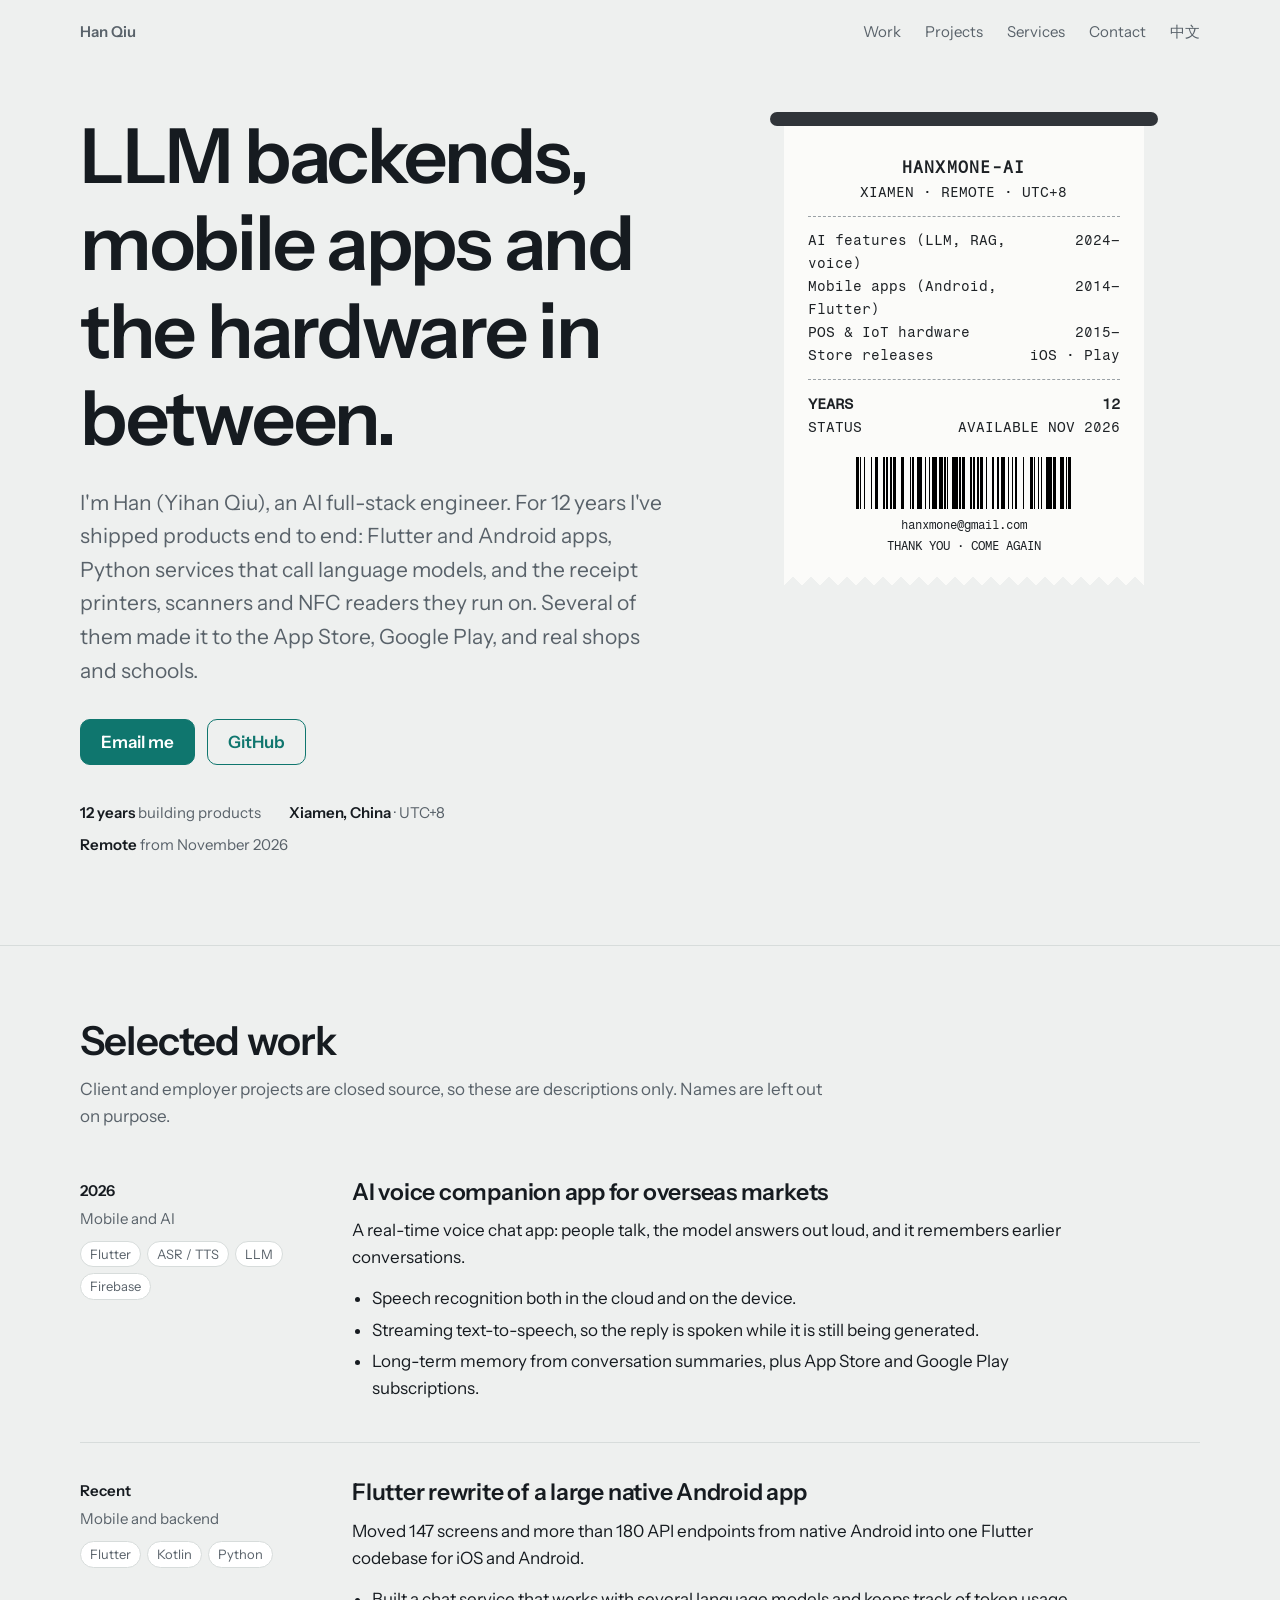
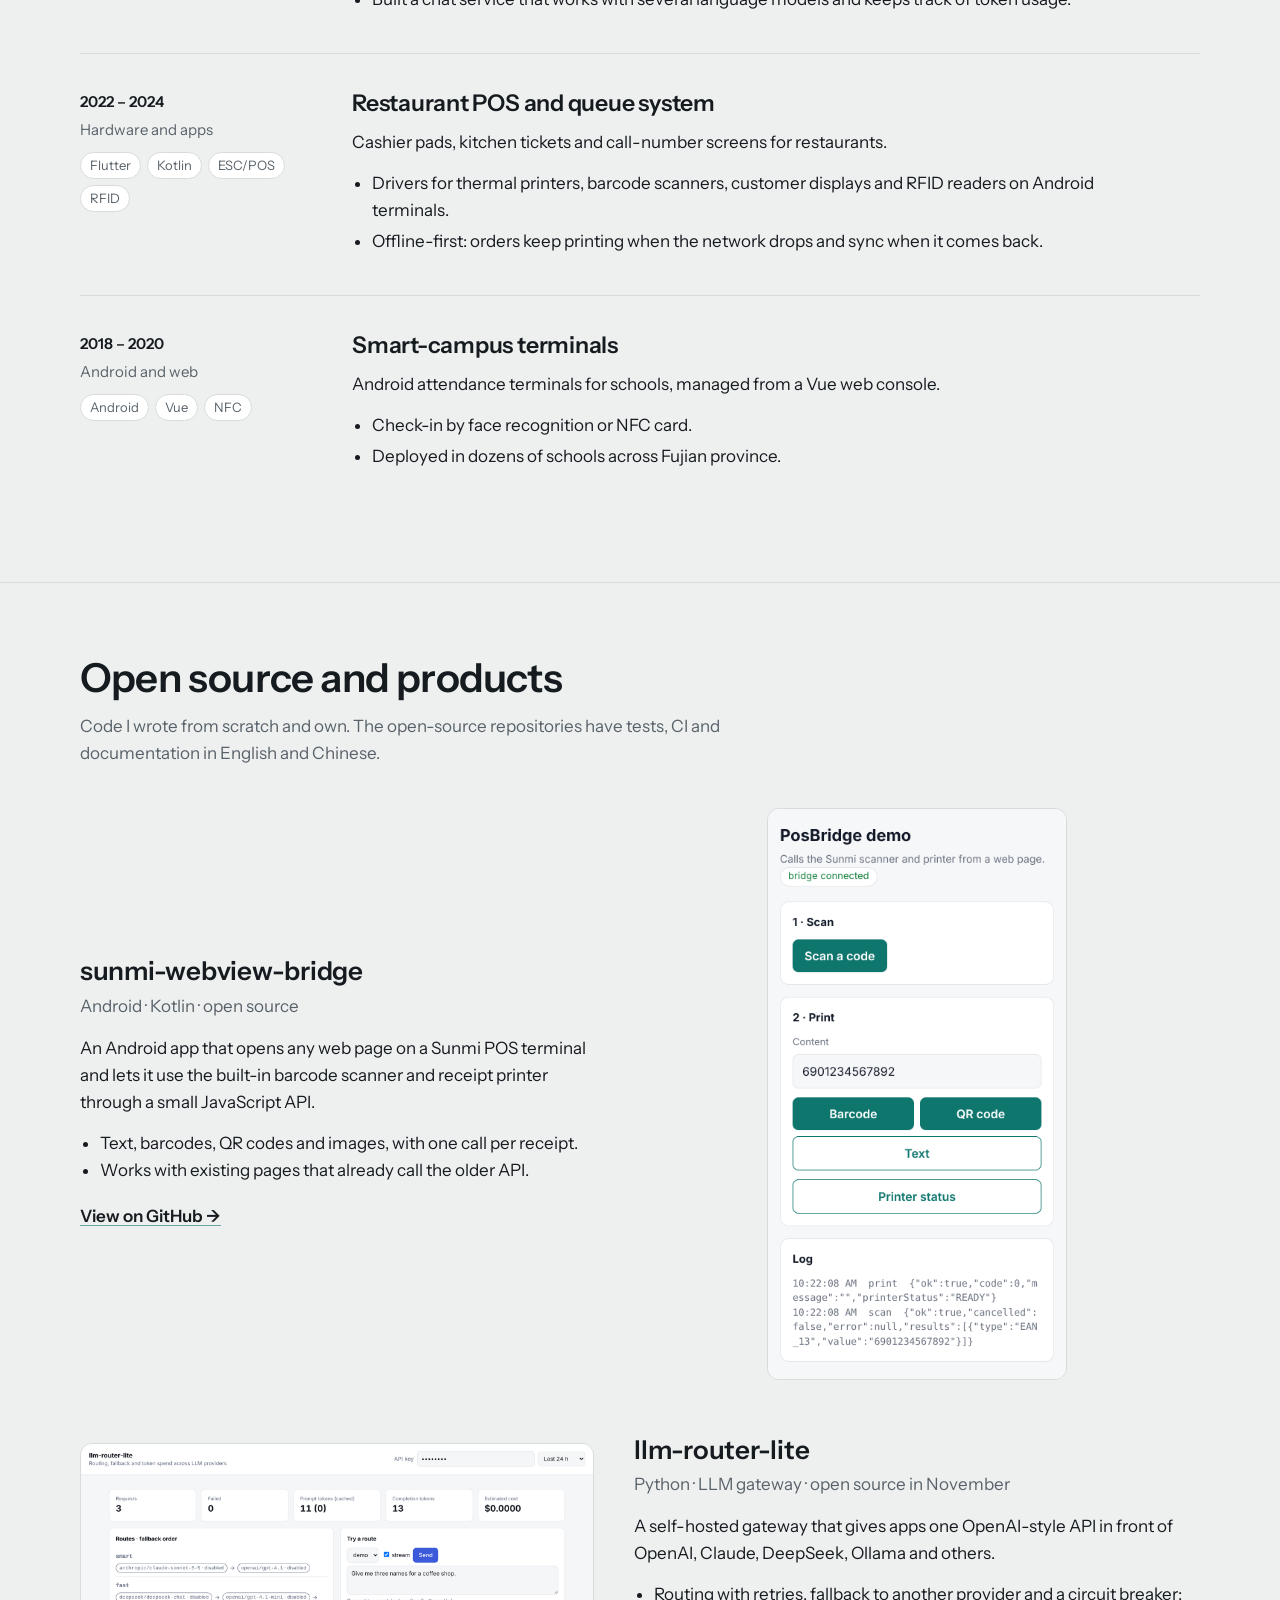
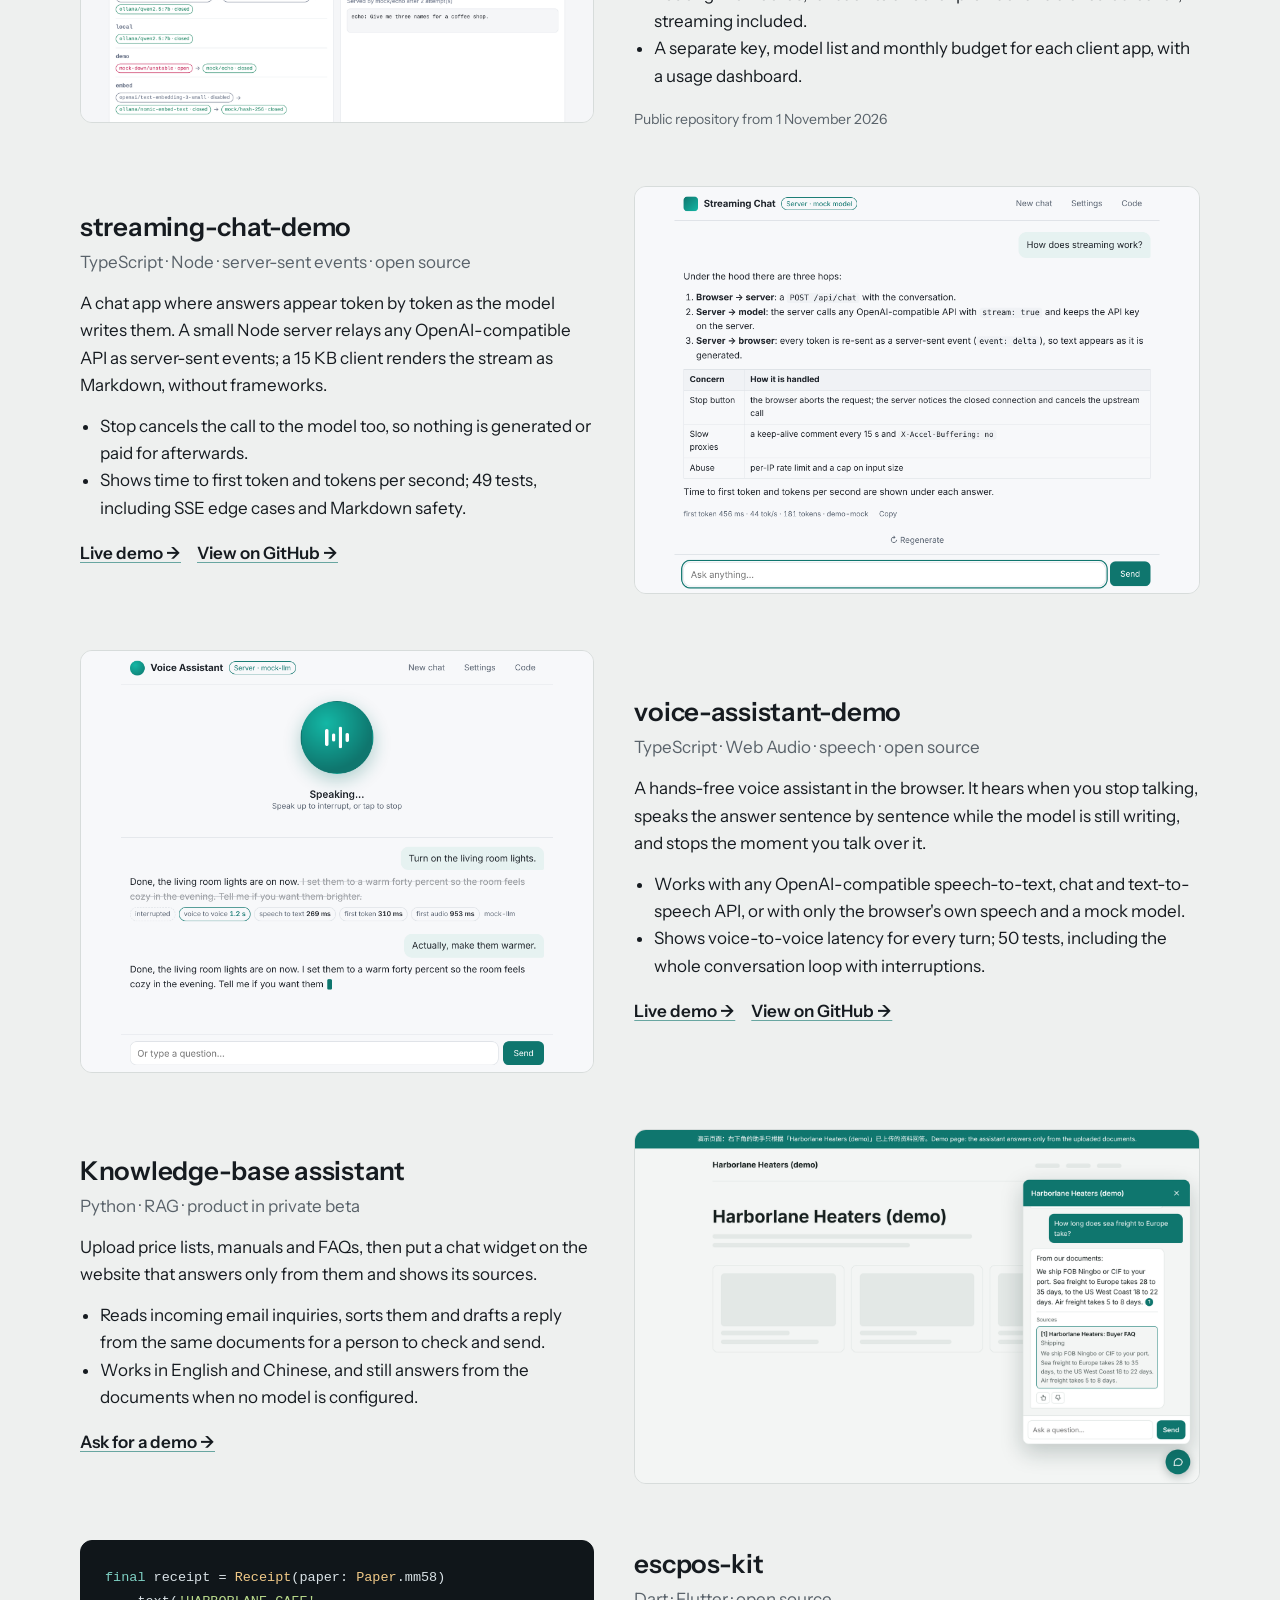
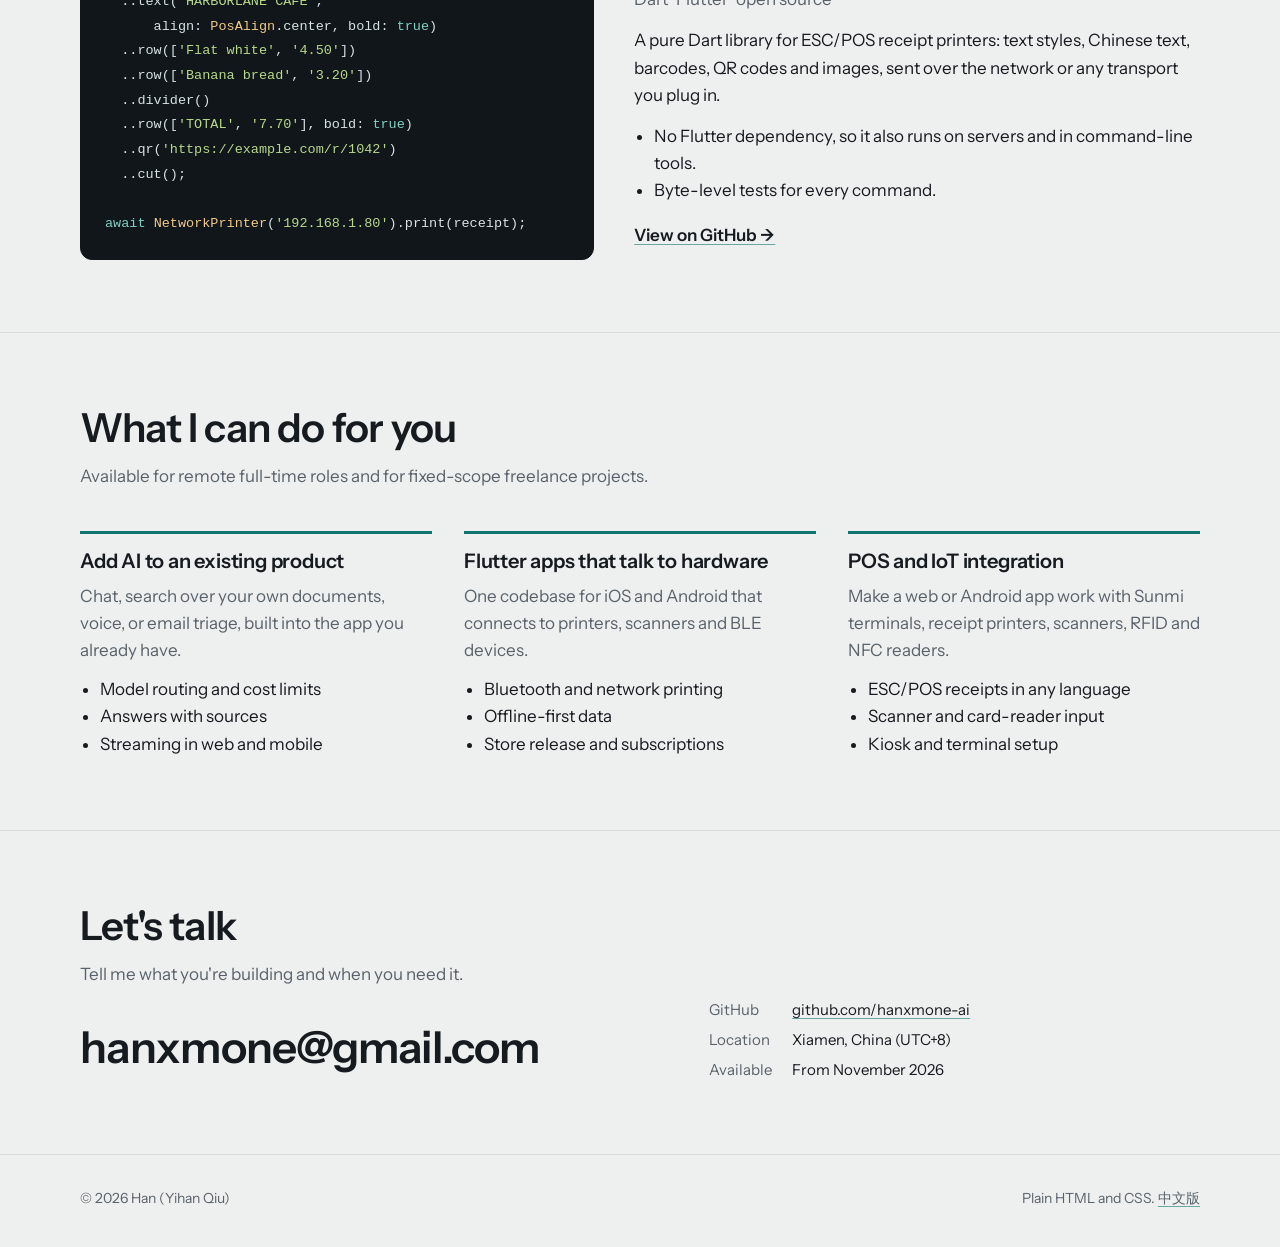
<file: index.html>
<!doctype html>
<html lang="en">
<head>
<meta charset="utf-8">
<meta name="viewport" content="width=device-width, initial-scale=1">
<title>Han (Yihan Qiu) · AI full-stack engineer</title>
<meta name="description" content="AI full-stack engineer with 12 years of experience: LLM backends, Flutter and Android apps, and the POS and IoT hardware they talk to. Open to remote roles and freelance projects.">
<meta property="og:title" content="Han (Yihan Qiu) · AI full-stack engineer">
<meta property="og:description" content="LLM backends, Flutter and Android apps, and the hardware they talk to. Open to remote roles and freelance projects.">
<meta property="og:type" content="website">
<meta property="og:url" content="https://hanxmone-ai.github.io/">
<meta property="og:image" content="https://hanxmone-ai.github.io/assets/og.png">
<meta name="twitter:card" content="summary_large_image">
<link rel="canonical" href="https://hanxmone-ai.github.io/">
<link rel="alternate" hreflang="en" href="https://hanxmone-ai.github.io/">
<link rel="alternate" hreflang="zh" href="https://hanxmone-ai.github.io/zh/">
<link rel="icon" href="assets/favicon.svg" type="image/svg+xml">
<link rel="preconnect" href="https://fonts.googleapis.com">
<link rel="preconnect" href="https://fonts.gstatic.com" crossorigin>
<link rel="stylesheet" href="https://fonts.googleapis.com/css2?family=Fragment+Mono&family=Instrument+Sans:wght@400;600&display=swap">
<link rel="stylesheet" href="assets/style.css">
</head>
<body>
<header class="wrap nav">
  <a class="me" href="./">Han Qiu</a>
  <nav class="links" aria-label="Sections">
    <a href="#work">Work</a>
    <a href="#projects">Projects</a>
    <a href="#services">Services</a>
    <a href="#contact">Contact</a>
  </nav>
  <a href="zh/" hreflang="zh" lang="zh">中文</a>
</header>

<main>
  <div class="wrap hero">
    <div>
      <h1>LLM backends, mobile apps and the hardware in between.</h1>
      <p class="lede">I'm Han (Yihan Qiu), an AI full-stack engineer. For 12 years I've shipped products end to end:
        Flutter and Android apps, Python services that call language models, and the receipt printers, scanners
        and NFC readers they run on. Several of them made it to the App Store, Google Play, and real shops and schools.</p>
      <div class="actions">
        <a class="btn primary" href="mailto:hanxmone@gmail.com">Email me</a>
        <a class="btn secondary" href="https://github.com/hanxmone-ai">GitHub</a>
      </div>
      <p class="facts">
        <span><strong>12 years</strong> building products</span>
        <span><strong>Xiamen, China</strong> · UTC+8</span>
        <span><strong>Remote</strong> from November 2026</span>
      </p>
    </div>

    <div class="slot">
      <div class="receipt" role="img" aria-label="A printed receipt summarising: AI features since 2024, mobile apps since 2014, POS and IoT hardware since 2015, 12 years in total, available from November 2026, email hanxmone@gmail.com.">
        <div class="head" aria-hidden="true">
          <b>HANXMONE-AI</b>
          XIAMEN · REMOTE · UTC+8
        </div>
        <hr>
        <div aria-hidden="true">
          <div class="row"><span>AI features (LLM, RAG, voice)</span><span>2024–</span></div>
          <div class="row"><span>Mobile apps (Android, Flutter)</span><span>2014–</span></div>
          <div class="row"><span>POS &amp; IoT hardware</span><span>2015–</span></div>
          <div class="row"><span>Store releases</span><span>iOS · Play</span></div>
        </div>
        <hr>
        <div aria-hidden="true">
          <div class="row total"><span>YEARS</span><span>12</span></div>
          <div class="row"><span>STATUS</span><span>AVAILABLE NOV 2026</span></div>
        </div>
        <div class="code" aria-hidden="true"><img src="assets/barcode.svg" alt="" width="176" height="40"></div>
        <div class="foot" aria-hidden="true">hanxmone@gmail.com<br>THANK YOU · COME AGAIN</div>
      </div>
    </div>
  </div>

  <section class="block" id="work">
    <div class="wrap">
      <h2>Selected work</h2>
      <p class="intro">Client and employer projects are closed source, so these are descriptions only. Names are left out on purpose.</p>
      <div class="work">
        <article class="case">
          <div class="meta">
            <span class="when">2026</span>
            Mobile and AI
            <div class="stack"><span class="chip">Flutter</span><span class="chip">ASR / TTS</span><span class="chip">LLM</span><span class="chip">Firebase</span></div>
          </div>
          <div>
            <h3>AI voice companion app for overseas markets</h3>
            <div class="story">
              <p>A real-time voice chat app: people talk, the model answers out loud, and it remembers earlier conversations.</p>
              <ul>
                <li>Speech recognition both in the cloud and on the device.</li>
                <li>Streaming text-to-speech, so the reply is spoken while it is still being generated.</li>
                <li>Long-term memory from conversation summaries, plus App Store and Google Play subscriptions.</li>
              </ul>
            </div>
          </div>
        </article>

        <article class="case">
          <div class="meta">
            <span class="when">Recent</span>
            Mobile and backend
            <div class="stack"><span class="chip">Flutter</span><span class="chip">Kotlin</span><span class="chip">Python</span></div>
          </div>
          <div>
            <h3>Flutter rewrite of a large native Android app</h3>
            <div class="story">
              <p>Moved 147 screens and more than 180 API endpoints from native Android into one Flutter codebase for iOS and Android.</p>
              <ul>
                <li>Built a chat service that works with several language models and keeps track of token usage.</li>
              </ul>
            </div>
          </div>
        </article>

        <article class="case">
          <div class="meta">
            <span class="when">2022 – 2024</span>
            Hardware and apps
            <div class="stack"><span class="chip">Flutter</span><span class="chip">Kotlin</span><span class="chip">ESC/POS</span><span class="chip">RFID</span></div>
          </div>
          <div>
            <h3>Restaurant POS and queue system</h3>
            <div class="story">
              <p>Cashier pads, kitchen tickets and call-number screens for restaurants.</p>
              <ul>
                <li>Drivers for thermal printers, barcode scanners, customer displays and RFID readers on Android terminals.</li>
                <li>Offline-first: orders keep printing when the network drops and sync when it comes back.</li>
              </ul>
            </div>
          </div>
        </article>

        <article class="case">
          <div class="meta">
            <span class="when">2018 – 2020</span>
            Android and web
            <div class="stack"><span class="chip">Android</span><span class="chip">Vue</span><span class="chip">NFC</span></div>
          </div>
          <div>
            <h3>Smart-campus terminals</h3>
            <div class="story">
              <p>Android attendance terminals for schools, managed from a Vue web console.</p>
              <ul>
                <li>Check-in by face recognition or NFC card.</li>
                <li>Deployed in dozens of schools across Fujian province.</li>
              </ul>
            </div>
          </div>
        </article>
      </div>
    </div>
  </section>

  <section class="block" id="projects">
    <div class="wrap">
      <h2>Open source and products</h2>
      <p class="intro">Code I wrote from scratch and own. The open-source repositories have tests, CI and documentation in English and Chinese.</p>
      <div class="projects">
        <article class="project">
          <div>
            <h3>sunmi-webview-bridge</h3>
            <p class="what">Android · Kotlin · open source</p>
            <p class="body">An Android app that opens any web page on a Sunmi POS terminal and lets it use the built-in barcode scanner and receipt printer through a small JavaScript API.</p>
            <ul>
              <li>Text, barcodes, QR codes and images, with one call per receipt.</li>
              <li>Works with existing pages that already call the older API.</li>
            </ul>
            <p class="links"><a href="https://github.com/hanxmone-ai/sunmi-webview-bridge">View on GitHub →</a></p>
          </div>
          <figure class="shot phone"><img src="assets/sunmi-demo.png" alt="Demo page of sunmi-webview-bridge on a phone screen, with scan and print buttons" width="800" height="1530" loading="lazy"></figure>
        </article>

        <article class="project">
          <div>
            <h3>llm-router-lite</h3>
            <p class="what">Python · LLM gateway · open source in November</p>
            <p class="body">A self-hosted gateway that gives apps one OpenAI-style API in front of OpenAI, Claude, DeepSeek, Ollama and others.</p>
            <ul>
              <li>Routing with retries, fallback to another provider and a circuit breaker; streaming included.</li>
              <li>A separate key, model list and monthly budget for each client app, with a usage dashboard.</li>
            </ul>
            <p class="links"><span class="status">Public repository from 1 November 2026</span></p>
          </div>
          <figure class="shot"><img src="assets/router-dashboard.png" alt="llm-router-lite usage dashboard with request counts, cost per model and recent errors" width="1600" height="870" loading="lazy"></figure>
        </article>

        <article class="project">
          <div>
            <h3>streaming-chat-demo</h3>
            <p class="what">TypeScript · Node · server-sent events · open source</p>
            <p class="body">A chat app where answers appear token by token as the model writes them. A small Node server relays any OpenAI-compatible API as server-sent events; a 15&nbsp;KB client renders the stream as Markdown, without frameworks.</p>
            <ul>
              <li>Stop cancels the call to the model too, so nothing is generated or paid for afterwards.</li>
              <li>Shows time to first token and tokens per second; 49 tests, including SSE edge cases and Markdown safety.</li>
            </ul>
            <p class="links"><a href="https://hanxmone-ai.github.io/streaming-chat-demo/">Live demo →</a> <a href="https://github.com/hanxmone-ai/streaming-chat-demo">View on GitHub →</a></p>
          </div>
          <figure class="shot"><img src="assets/chat-demo.png" alt="Chat window with an answer streamed in, including a numbered list, a table and timing figures" width="2000" height="1440" loading="lazy"></figure>
        </article>

        <article class="project">
          <div>
            <h3>voice-assistant-demo</h3>
            <p class="what">TypeScript · Web Audio · speech · open source</p>
            <p class="body">A hands-free voice assistant in the browser. It hears when you stop talking, speaks the answer sentence by sentence while the model is still writing, and stops the moment you talk over it.</p>
            <ul>
              <li>Works with any OpenAI-compatible speech-to-text, chat and text-to-speech API, or with only the browser's own speech and a mock model.</li>
              <li>Shows voice-to-voice latency for every turn; 50 tests, including the whole conversation loop with interruptions.</li>
            </ul>
            <p class="links"><a href="https://hanxmone-ai.github.io/voice-assistant-demo/">Live demo →</a> <a href="https://github.com/hanxmone-ai/voice-assistant-demo">View on GitHub →</a></p>
          </div>
          <figure class="shot"><img src="assets/voice-demo.png" alt="Voice assistant speaking an answer; an earlier answer was interrupted, so the unheard part is struck through, with latency figures under it" width="1800" height="1480" loading="lazy"></figure>
        </article>

        <article class="project">
          <div>
            <h3>Knowledge-base assistant</h3>
            <p class="what">Python · RAG · product in private beta</p>
            <p class="body">Upload price lists, manuals and FAQs, then put a chat widget on the website that answers only from them and shows its sources.</p>
            <ul>
              <li>Reads incoming email inquiries, sorts them and drafts a reply from the same documents for a person to check and send.</li>
              <li>Works in English and Chinese, and still answers from the documents when no model is configured.</li>
            </ul>
            <p class="links"><a href="mailto:hanxmone@gmail.com?subject=Knowledge-base%20assistant%20demo">Ask for a demo →</a></p>
          </div>
          <figure class="shot"><img src="assets/kb-widget.png" alt="Chat widget answering a customer question with numbered sources from the uploaded documents" width="1600" height="1000" loading="lazy"></figure>
        </article>

        <article class="project">
          <div>
            <h3>escpos-kit</h3>
            <p class="what">Dart · Flutter · open source</p>
            <p class="body">A pure Dart library for ESC/POS receipt printers: text styles, Chinese text, barcodes, QR codes and images, sent over the network or any transport you plug in.</p>
            <ul>
              <li>No Flutter dependency, so it also runs on servers and in command-line tools.</li>
              <li>Byte-level tests for every command.</li>
            </ul>
            <p class="links"><a href="https://github.com/hanxmone-ai/escpos-kit">View on GitHub →</a></p>
          </div>
          <figure class="shot sample" aria-label="Example code using escpos-kit"><pre><code><span class="k">final</span> receipt = <span class="t">Receipt</span>(paper: <span class="t">Paper</span>.mm58)
  ..text(<span class="s">'HARBORLANE CAFE'</span>,
      align: <span class="t">PosAlign</span>.center, bold: <span class="k">true</span>)
  ..row([<span class="s">'Flat white'</span>, <span class="s">'4.50'</span>])
  ..row([<span class="s">'Banana bread'</span>, <span class="s">'3.20'</span>])
  ..divider()
  ..row([<span class="s">'TOTAL'</span>, <span class="s">'7.70'</span>], bold: <span class="k">true</span>)
  ..qr(<span class="s">'https://example.com/r/1042'</span>)
  ..cut();

<span class="k">await</span> <span class="t">NetworkPrinter</span>(<span class="s">'192.168.1.80'</span>).print(receipt);</code></pre></figure>
        </article>
      </div>
    </div>
  </section>

  <section class="block" id="services">
    <div class="wrap">
      <h2>What I can do for you</h2>
      <p class="intro">Available for remote full-time roles and for fixed-scope freelance projects.</p>
      <div class="offers">
        <div class="offer">
          <h3>Add AI to an existing product</h3>
          <p>Chat, search over your own documents, voice, or email triage, built into the app you already have.</p>
          <ul><li>Model routing and cost limits</li><li>Answers with sources</li><li>Streaming in web and mobile</li></ul>
        </div>
        <div class="offer">
          <h3>Flutter apps that talk to hardware</h3>
          <p>One codebase for iOS and Android that connects to printers, scanners and BLE devices.</p>
          <ul><li>Bluetooth and network printing</li><li>Offline-first data</li><li>Store release and subscriptions</li></ul>
        </div>
        <div class="offer">
          <h3>POS and IoT integration</h3>
          <p>Make a web or Android app work with Sunmi terminals, receipt printers, scanners, RFID and NFC readers.</p>
          <ul><li>ESC/POS receipts in any language</li><li>Scanner and card-reader input</li><li>Kiosk and terminal setup</li></ul>
        </div>
      </div>
    </div>
  </section>

  <section class="block" id="contact">
    <div class="wrap contact">
      <div>
        <h2>Let's talk</h2>
        <p class="say">Tell me what you're building and when you need it.</p>
        <p class="mail"><a class="big" href="mailto:hanxmone@gmail.com">hanxmone@gmail.com</a></p>
      </div>
      <dl>
        <dt>GitHub</dt><dd><a href="https://github.com/hanxmone-ai">github.com/hanxmone-ai</a></dd>
        <dt>Location</dt><dd>Xiamen, China (UTC+8)</dd>
        <dt>Available</dt><dd>From November 2026</dd>
      </dl>
    </div>
  </section>
</main>

<footer>
  <div class="wrap">
    <span>© 2026 Han (Yihan Qiu)</span>
    <span>Plain HTML and CSS. <a href="zh/" hreflang="zh" lang="zh">中文版</a></span>
  </div>
</footer>
</body>
</html>
</file>
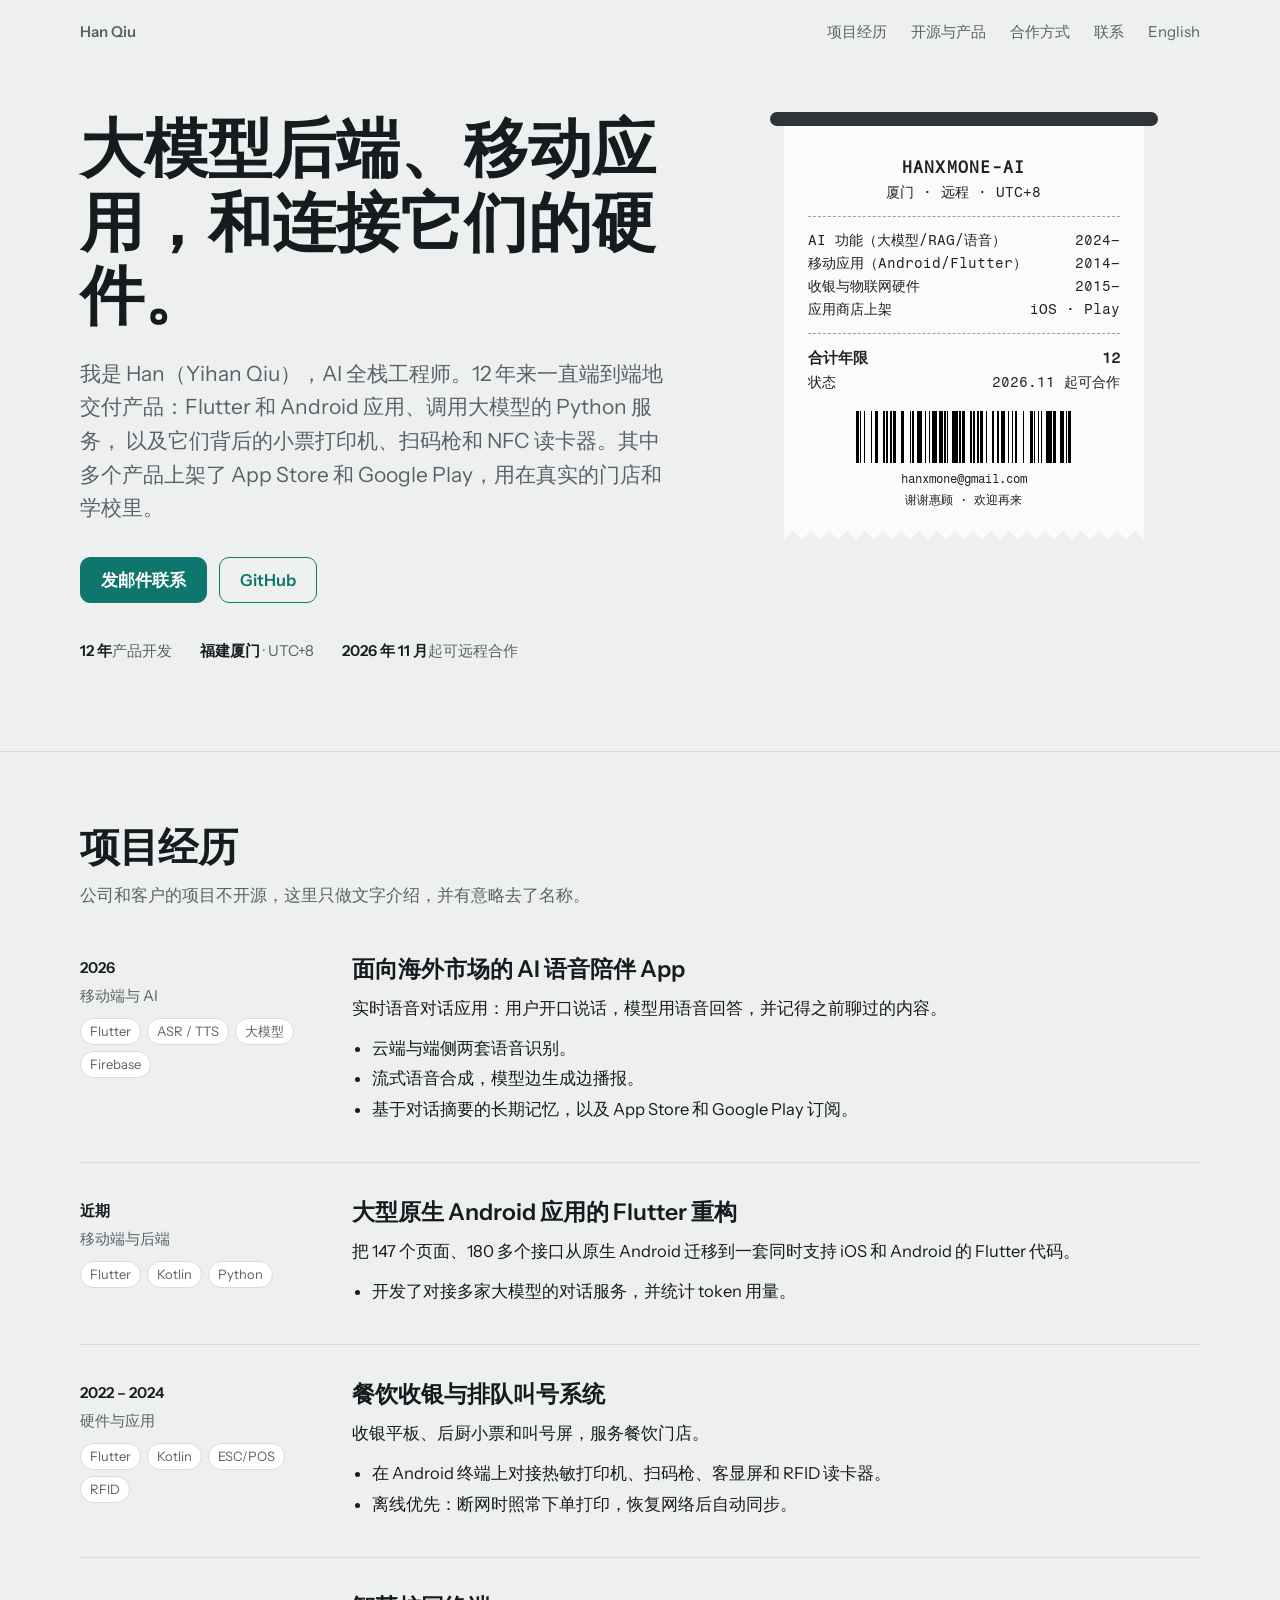
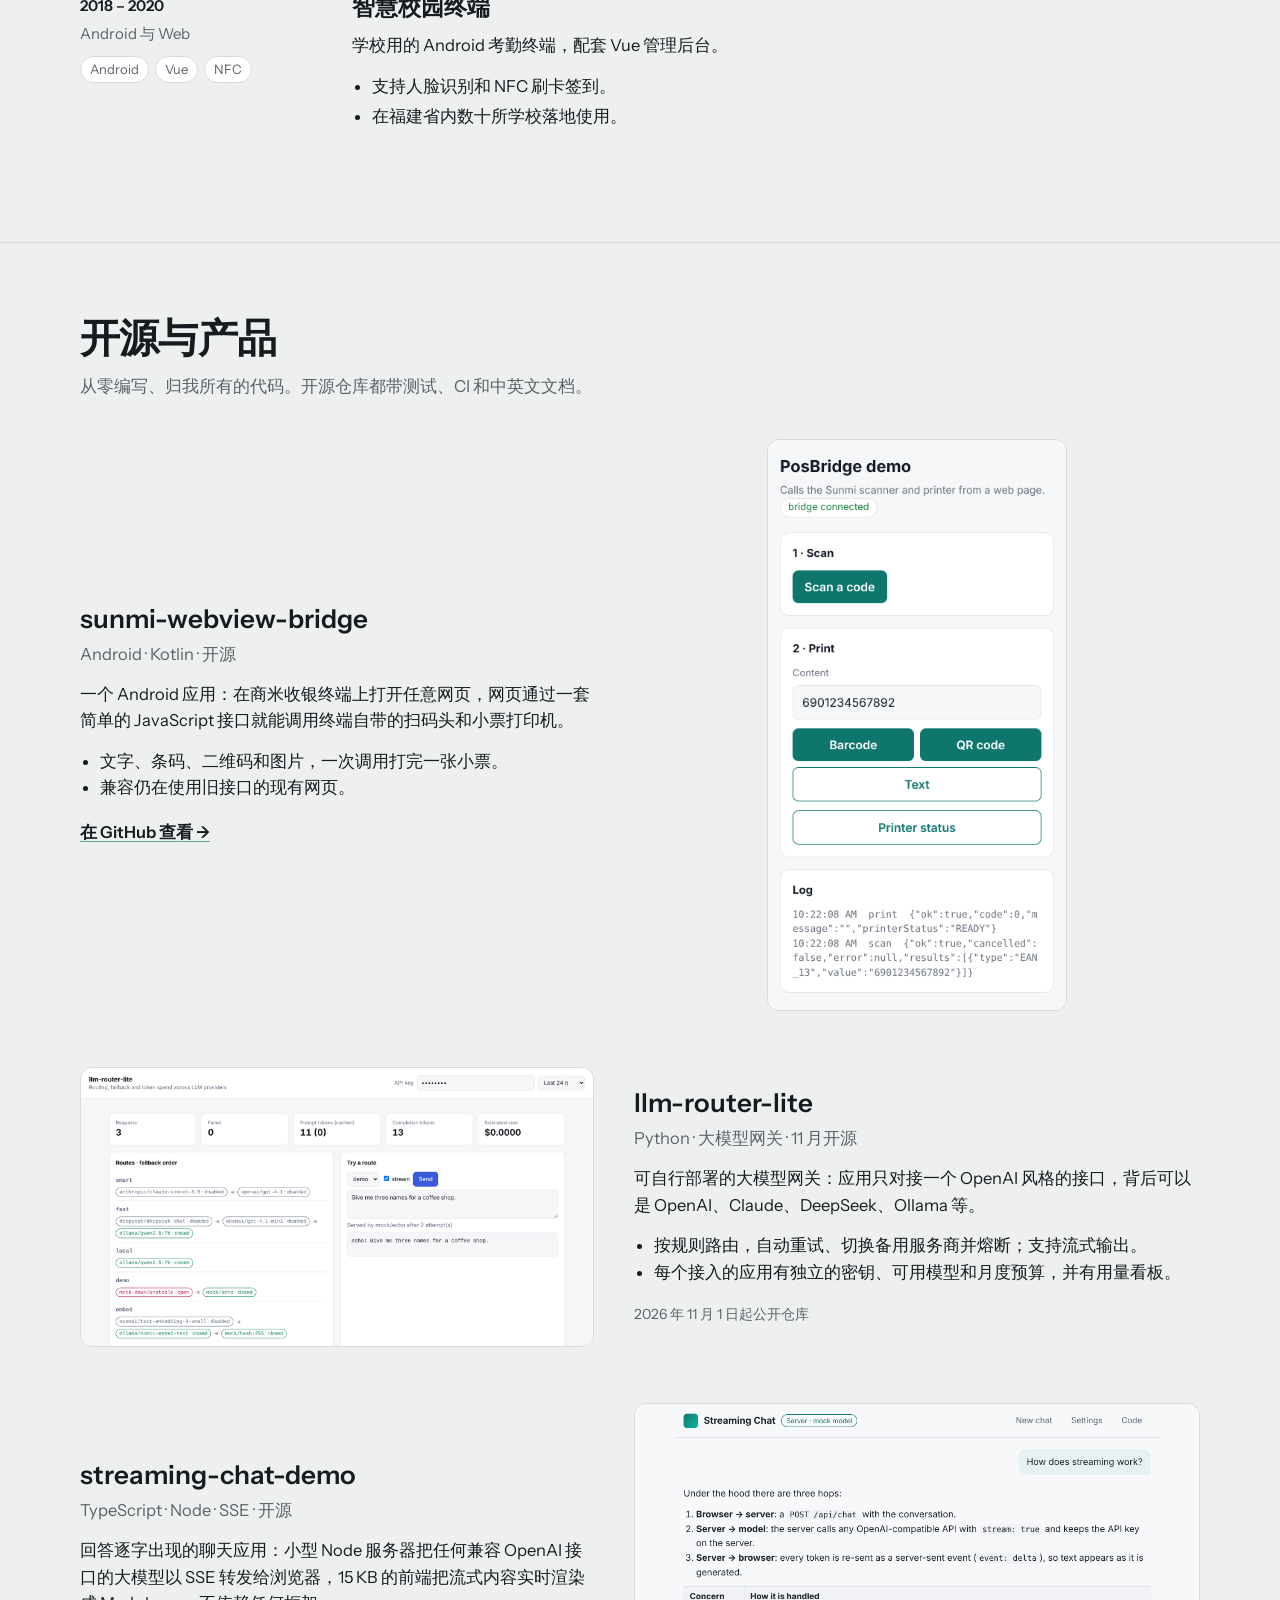
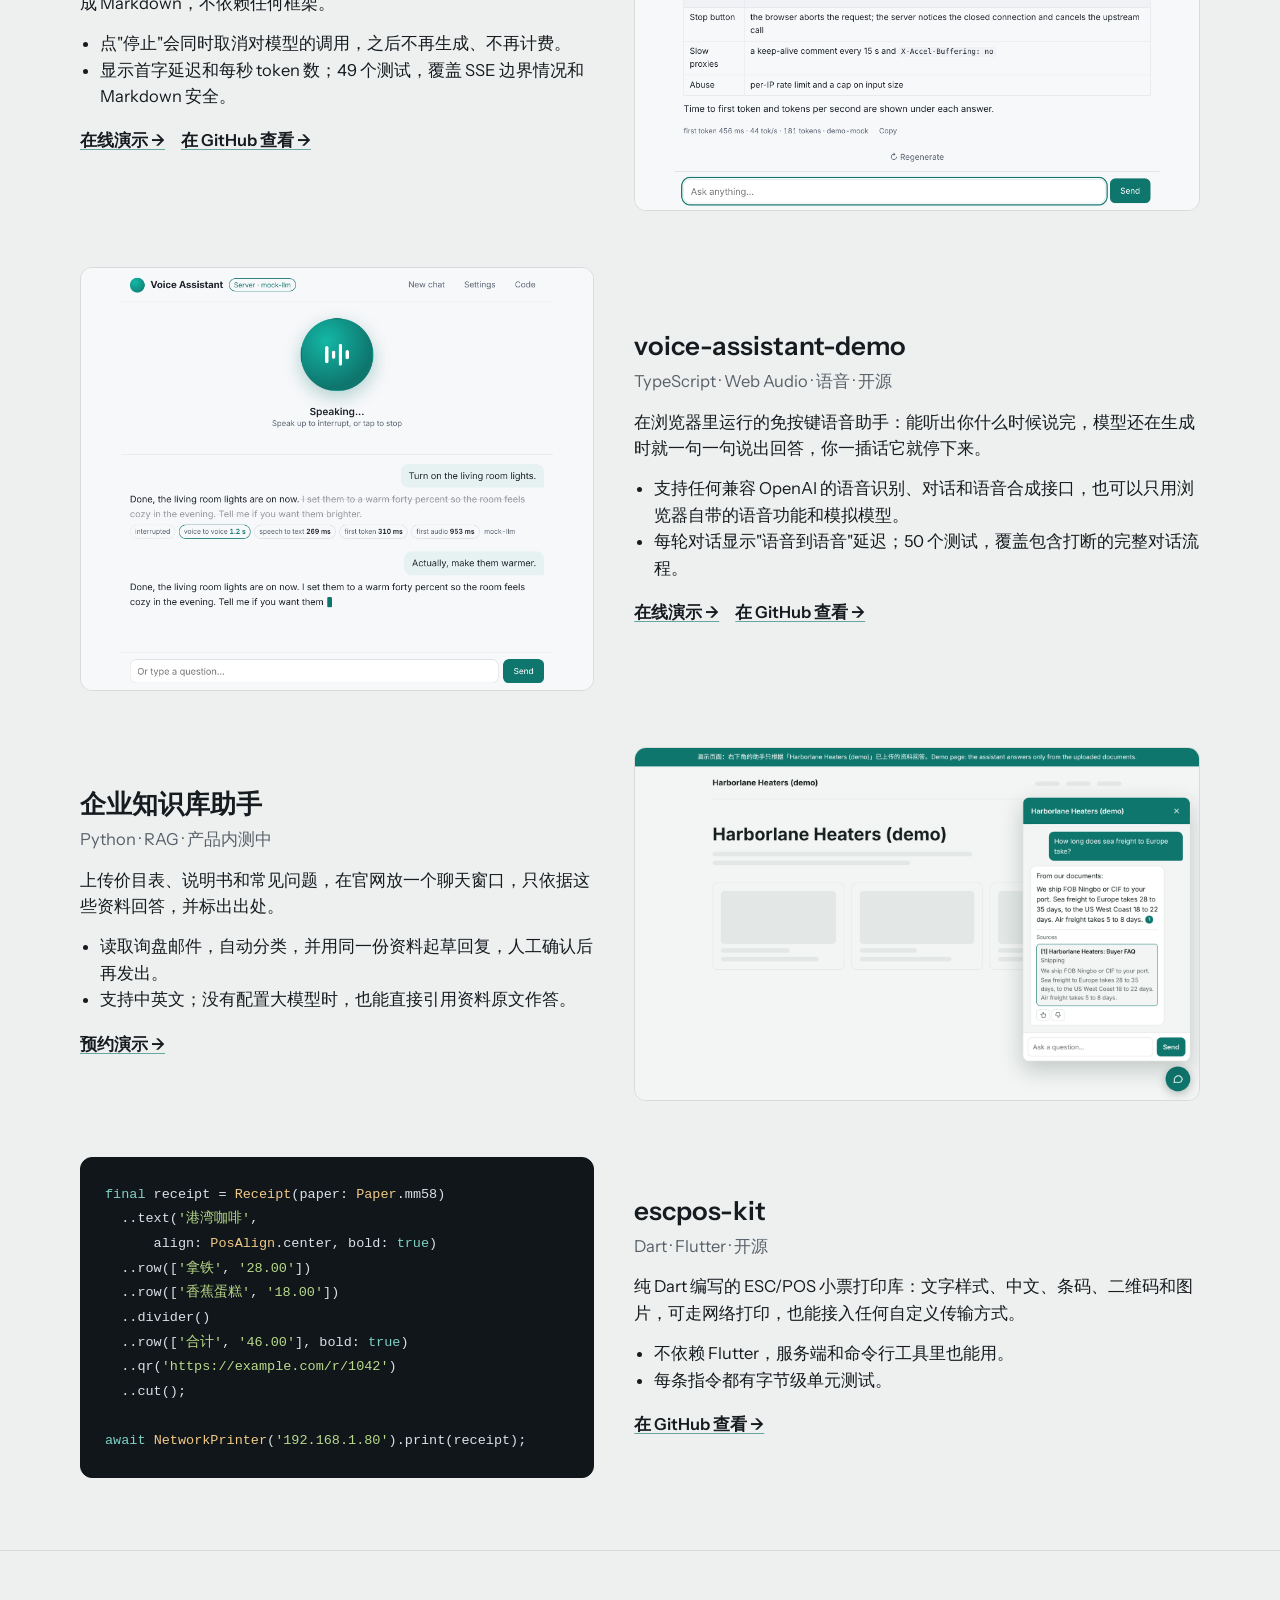
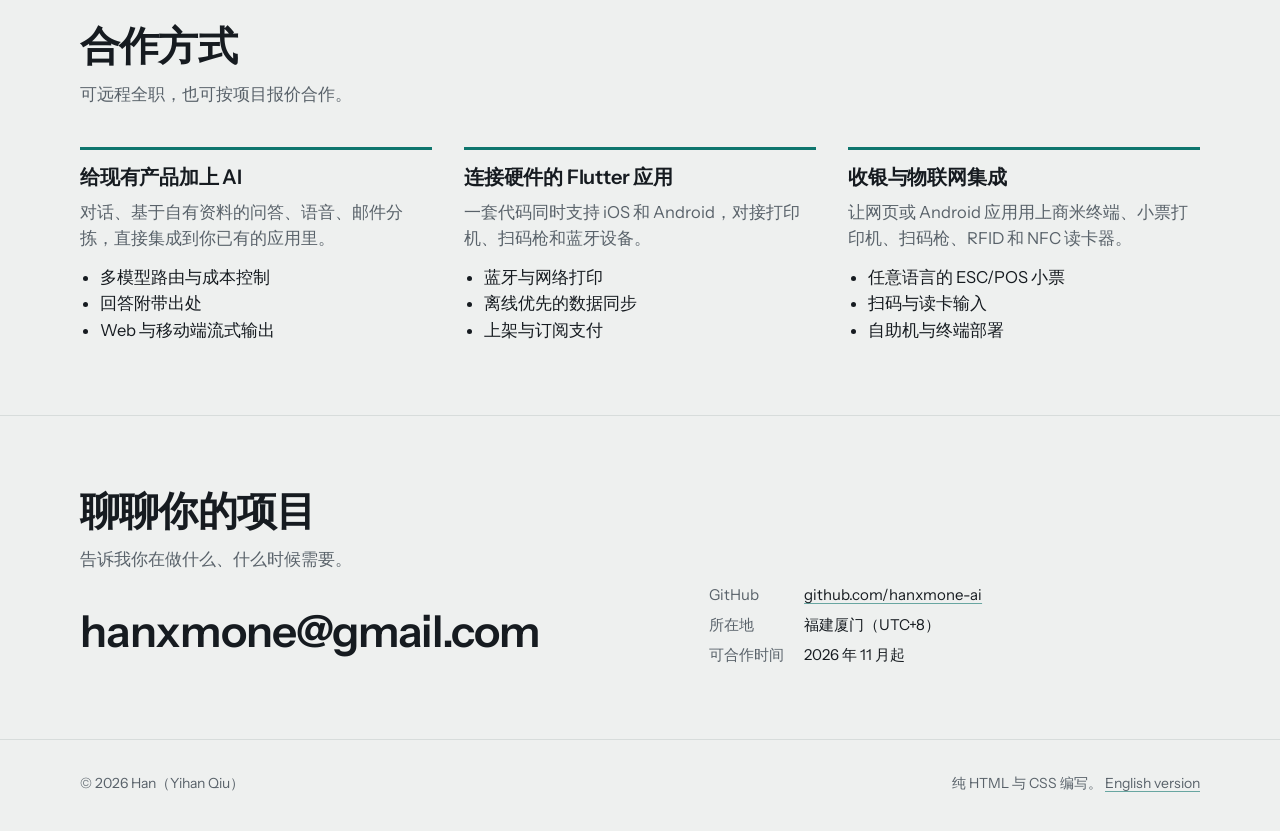
<file: zh/index.html>
<!doctype html>
<html lang="zh-CN">
<head>
<meta charset="utf-8">
<meta name="viewport" content="width=device-width, initial-scale=1">
<title>Han（Yihan Qiu）· AI 全栈工程师</title>
<meta name="description" content="12 年全栈工程师：大模型后端、Flutter 与 Android 应用，以及它们连接的收银打印机、扫码枪、NFC 等硬件。可远程全职或项目合作。">
<meta property="og:title" content="Han（Yihan Qiu）· AI 全栈工程师">
<meta property="og:description" content="大模型后端、Flutter 与 Android 应用，以及它们连接的硬件。可远程全职或项目合作。">
<meta property="og:type" content="website">
<meta property="og:url" content="https://hanxmone-ai.github.io/zh/">
<meta property="og:image" content="https://hanxmone-ai.github.io/assets/og.png">
<meta name="twitter:card" content="summary_large_image">
<link rel="canonical" href="https://hanxmone-ai.github.io/zh/">
<link rel="alternate" hreflang="en" href="https://hanxmone-ai.github.io/">
<link rel="alternate" hreflang="zh" href="https://hanxmone-ai.github.io/zh/">
<link rel="icon" href="../assets/favicon.svg" type="image/svg+xml">
<link rel="preconnect" href="https://fonts.googleapis.com">
<link rel="preconnect" href="https://fonts.gstatic.com" crossorigin>
<link rel="stylesheet" href="https://fonts.googleapis.com/css2?family=Fragment+Mono&family=Instrument+Sans:wght@400;600&display=swap">
<link rel="stylesheet" href="../assets/style.css">
</head>
<body>
<header class="wrap nav">
  <a class="me" href="./">Han Qiu</a>
  <nav class="links" aria-label="页面目录">
    <a href="#work">项目经历</a>
    <a href="#projects">开源与产品</a>
    <a href="#services">合作方式</a>
    <a href="#contact">联系</a>
  </nav>
  <a href="../" hreflang="en" lang="en">English</a>
</header>

<main>
  <div class="wrap hero">
    <div>
      <h1>大模型后端、移动应用，和连接它们的硬件。</h1>
      <p class="lede">我是 Han（Yihan Qiu），AI 全栈工程师。12 年来一直端到端地交付产品：Flutter 和 Android 应用、调用大模型的 Python 服务，
        以及它们背后的小票打印机、扫码枪和 NFC 读卡器。其中多个产品上架了 App Store 和 Google Play，用在真实的门店和学校里。</p>
      <div class="actions">
        <a class="btn primary" href="mailto:hanxmone@gmail.com">发邮件联系</a>
        <a class="btn secondary" href="https://github.com/hanxmone-ai">GitHub</a>
      </div>
      <p class="facts">
        <span><strong>12 年</strong>产品开发</span>
        <span><strong>福建厦门</strong> · UTC+8</span>
        <span><strong>2026 年 11 月</strong>起可远程合作</span>
      </p>
    </div>

    <div class="slot">
      <div class="receipt" role="img" aria-label="一张打印出来的小票：2024 年起做 AI 功能，2014 年起做移动应用，2015 年起做收银与物联网硬件，共 12 年，2026 年 11 月起可合作，邮箱 hanxmone@gmail.com。">
        <div class="head" aria-hidden="true">
          <b>HANXMONE-AI</b>
          厦门 · 远程 · UTC+8
        </div>
        <hr>
        <div aria-hidden="true">
          <div class="row"><span>AI 功能（大模型/RAG/语音）</span><span>2024–</span></div>
          <div class="row"><span>移动应用（Android/Flutter）</span><span>2014–</span></div>
          <div class="row"><span>收银与物联网硬件</span><span>2015–</span></div>
          <div class="row"><span>应用商店上架</span><span>iOS · Play</span></div>
        </div>
        <hr>
        <div aria-hidden="true">
          <div class="row total"><span>合计年限</span><span>12</span></div>
          <div class="row"><span>状态</span><span>2026.11 起可合作</span></div>
        </div>
        <div class="code" aria-hidden="true"><img src="../assets/barcode.svg" alt="" width="176" height="40"></div>
        <div class="foot" aria-hidden="true">hanxmone@gmail.com<br>谢谢惠顾 · 欢迎再来</div>
      </div>
    </div>
  </div>

  <section class="block" id="work">
    <div class="wrap">
      <h2>项目经历</h2>
      <p class="intro">公司和客户的项目不开源，这里只做文字介绍，并有意略去了名称。</p>
      <div class="work">
        <article class="case">
          <div class="meta">
            <span class="when">2026</span>
            移动端与 AI
            <div class="stack"><span class="chip">Flutter</span><span class="chip">ASR / TTS</span><span class="chip">大模型</span><span class="chip">Firebase</span></div>
          </div>
          <div>
            <h3>面向海外市场的 AI 语音陪伴 App</h3>
            <div class="story">
              <p>实时语音对话应用：用户开口说话，模型用语音回答，并记得之前聊过的内容。</p>
              <ul>
                <li>云端与端侧两套语音识别。</li>
                <li>流式语音合成，模型边生成边播报。</li>
                <li>基于对话摘要的长期记忆，以及 App Store 和 Google Play 订阅。</li>
              </ul>
            </div>
          </div>
        </article>

        <article class="case">
          <div class="meta">
            <span class="when">近期</span>
            移动端与后端
            <div class="stack"><span class="chip">Flutter</span><span class="chip">Kotlin</span><span class="chip">Python</span></div>
          </div>
          <div>
            <h3>大型原生 Android 应用的 Flutter 重构</h3>
            <div class="story">
              <p>把 147 个页面、180 多个接口从原生 Android 迁移到一套同时支持 iOS 和 Android 的 Flutter 代码。</p>
              <ul>
                <li>开发了对接多家大模型的对话服务，并统计 token 用量。</li>
              </ul>
            </div>
          </div>
        </article>

        <article class="case">
          <div class="meta">
            <span class="when">2022 – 2024</span>
            硬件与应用
            <div class="stack"><span class="chip">Flutter</span><span class="chip">Kotlin</span><span class="chip">ESC/POS</span><span class="chip">RFID</span></div>
          </div>
          <div>
            <h3>餐饮收银与排队叫号系统</h3>
            <div class="story">
              <p>收银平板、后厨小票和叫号屏，服务餐饮门店。</p>
              <ul>
                <li>在 Android 终端上对接热敏打印机、扫码枪、客显屏和 RFID 读卡器。</li>
                <li>离线优先：断网时照常下单打印，恢复网络后自动同步。</li>
              </ul>
            </div>
          </div>
        </article>

        <article class="case">
          <div class="meta">
            <span class="when">2018 – 2020</span>
            Android 与 Web
            <div class="stack"><span class="chip">Android</span><span class="chip">Vue</span><span class="chip">NFC</span></div>
          </div>
          <div>
            <h3>智慧校园终端</h3>
            <div class="story">
              <p>学校用的 Android 考勤终端，配套 Vue 管理后台。</p>
              <ul>
                <li>支持人脸识别和 NFC 刷卡签到。</li>
                <li>在福建省内数十所学校落地使用。</li>
              </ul>
            </div>
          </div>
        </article>
      </div>
    </div>
  </section>

  <section class="block" id="projects">
    <div class="wrap">
      <h2>开源与产品</h2>
      <p class="intro">从零编写、归我所有的代码。开源仓库都带测试、CI 和中英文文档。</p>
      <div class="projects">
        <article class="project">
          <div>
            <h3>sunmi-webview-bridge</h3>
            <p class="what">Android · Kotlin · 开源</p>
            <p class="body">一个 Android 应用：在商米收银终端上打开任意网页，网页通过一套简单的 JavaScript 接口就能调用终端自带的扫码头和小票打印机。</p>
            <ul>
              <li>文字、条码、二维码和图片，一次调用打完一张小票。</li>
              <li>兼容仍在使用旧接口的现有网页。</li>
            </ul>
            <p class="links"><a href="https://github.com/hanxmone-ai/sunmi-webview-bridge">在 GitHub 查看 →</a></p>
          </div>
          <figure class="shot phone"><img src="../assets/sunmi-demo.png" alt="sunmi-webview-bridge 的演示页面，包含扫码和打印按钮" width="800" height="1530" loading="lazy"></figure>
        </article>

        <article class="project">
          <div>
            <h3>llm-router-lite</h3>
            <p class="what">Python · 大模型网关 · 11 月开源</p>
            <p class="body">可自行部署的大模型网关：应用只对接一个 OpenAI 风格的接口，背后可以是 OpenAI、Claude、DeepSeek、Ollama 等。</p>
            <ul>
              <li>按规则路由，自动重试、切换备用服务商并熔断；支持流式输出。</li>
              <li>每个接入的应用有独立的密钥、可用模型和月度预算，并有用量看板。</li>
            </ul>
            <p class="links"><span class="status">2026 年 11 月 1 日起公开仓库</span></p>
          </div>
          <figure class="shot"><img src="../assets/router-dashboard.png" alt="llm-router-lite 用量看板，显示请求数、各模型费用和最近的错误" width="1600" height="870" loading="lazy"></figure>
        </article>

        <article class="project">
          <div>
            <h3>streaming-chat-demo</h3>
            <p class="what">TypeScript · Node · SSE · 开源</p>
            <p class="body">回答逐字出现的聊天应用：小型 Node 服务器把任何兼容 OpenAI 接口的大模型以 SSE 转发给浏览器，15&nbsp;KB 的前端把流式内容实时渲染成 Markdown，不依赖任何框架。</p>
            <ul>
              <li>点"停止"会同时取消对模型的调用，之后不再生成、不再计费。</li>
              <li>显示首字延迟和每秒 token 数；49 个测试，覆盖 SSE 边界情况和 Markdown 安全。</li>
            </ul>
            <p class="links"><a href="https://hanxmone-ai.github.io/streaming-chat-demo/">在线演示 →</a> <a href="https://github.com/hanxmone-ai/streaming-chat-demo">在 GitHub 查看 →</a></p>
          </div>
          <figure class="shot"><img src="../assets/chat-demo.png" alt="聊天窗口中逐字生成的回答，包含编号列表、表格和耗时数据" width="2000" height="1440" loading="lazy"></figure>
        </article>

        <article class="project">
          <div>
            <h3>voice-assistant-demo</h3>
            <p class="what">TypeScript · Web Audio · 语音 · 开源</p>
            <p class="body">在浏览器里运行的免按键语音助手：能听出你什么时候说完，模型还在生成时就一句一句说出回答，你一插话它就停下来。</p>
            <ul>
              <li>支持任何兼容 OpenAI 的语音识别、对话和语音合成接口，也可以只用浏览器自带的语音功能和模拟模型。</li>
              <li>每轮对话显示"语音到语音"延迟；50 个测试，覆盖包含打断的完整对话流程。</li>
            </ul>
            <p class="links"><a href="https://hanxmone-ai.github.io/voice-assistant-demo/">在线演示 →</a> <a href="https://github.com/hanxmone-ai/voice-assistant-demo">在 GitHub 查看 →</a></p>
          </div>
          <figure class="shot"><img src="../assets/voice-demo.png" alt="语音助手正在说话；上一条回答被打断，没听到的部分以删除线显示，下方是各项延迟" width="1800" height="1480" loading="lazy"></figure>
        </article>

        <article class="project">
          <div>
            <h3>企业知识库助手</h3>
            <p class="what">Python · RAG · 产品内测中</p>
            <p class="body">上传价目表、说明书和常见问题，在官网放一个聊天窗口，只依据这些资料回答，并标出出处。</p>
            <ul>
              <li>读取询盘邮件，自动分类，并用同一份资料起草回复，人工确认后再发出。</li>
              <li>支持中英文；没有配置大模型时，也能直接引用资料原文作答。</li>
            </ul>
            <p class="links"><a href="mailto:hanxmone@gmail.com?subject=%E7%9F%A5%E8%AF%86%E5%BA%93%E5%8A%A9%E6%89%8B%E6%BC%94%E7%A4%BA">预约演示 →</a></p>
          </div>
          <figure class="shot"><img src="../assets/kb-widget.png" alt="聊天窗口依据上传资料回答客户问题，并附带编号出处" width="1600" height="1000" loading="lazy"></figure>
        </article>

        <article class="project">
          <div>
            <h3>escpos-kit</h3>
            <p class="what">Dart · Flutter · 开源</p>
            <p class="body">纯 Dart 编写的 ESC/POS 小票打印库：文字样式、中文、条码、二维码和图片，可走网络打印，也能接入任何自定义传输方式。</p>
            <ul>
              <li>不依赖 Flutter，服务端和命令行工具里也能用。</li>
              <li>每条指令都有字节级单元测试。</li>
            </ul>
            <p class="links"><a href="https://github.com/hanxmone-ai/escpos-kit">在 GitHub 查看 →</a></p>
          </div>
          <figure class="shot sample" aria-label="escpos-kit 示例代码"><pre><code><span class="k">final</span> receipt = <span class="t">Receipt</span>(paper: <span class="t">Paper</span>.mm58)
  ..text(<span class="s">'港湾咖啡'</span>,
      align: <span class="t">PosAlign</span>.center, bold: <span class="k">true</span>)
  ..row([<span class="s">'拿铁'</span>, <span class="s">'28.00'</span>])
  ..row([<span class="s">'香蕉蛋糕'</span>, <span class="s">'18.00'</span>])
  ..divider()
  ..row([<span class="s">'合计'</span>, <span class="s">'46.00'</span>], bold: <span class="k">true</span>)
  ..qr(<span class="s">'https://example.com/r/1042'</span>)
  ..cut();

<span class="k">await</span> <span class="t">NetworkPrinter</span>(<span class="s">'192.168.1.80'</span>).print(receipt);</code></pre></figure>
        </article>
      </div>
    </div>
  </section>

  <section class="block" id="services">
    <div class="wrap">
      <h2>合作方式</h2>
      <p class="intro">可远程全职，也可按项目报价合作。</p>
      <div class="offers">
        <div class="offer">
          <h3>给现有产品加上 AI</h3>
          <p>对话、基于自有资料的问答、语音、邮件分拣，直接集成到你已有的应用里。</p>
          <ul><li>多模型路由与成本控制</li><li>回答附带出处</li><li>Web 与移动端流式输出</li></ul>
        </div>
        <div class="offer">
          <h3>连接硬件的 Flutter 应用</h3>
          <p>一套代码同时支持 iOS 和 Android，对接打印机、扫码枪和蓝牙设备。</p>
          <ul><li>蓝牙与网络打印</li><li>离线优先的数据同步</li><li>上架与订阅支付</li></ul>
        </div>
        <div class="offer">
          <h3>收银与物联网集成</h3>
          <p>让网页或 Android 应用用上商米终端、小票打印机、扫码枪、RFID 和 NFC 读卡器。</p>
          <ul><li>任意语言的 ESC/POS 小票</li><li>扫码与读卡输入</li><li>自助机与终端部署</li></ul>
        </div>
      </div>
    </div>
  </section>

  <section class="block" id="contact">
    <div class="wrap contact">
      <div>
        <h2>聊聊你的项目</h2>
        <p class="say">告诉我你在做什么、什么时候需要。</p>
        <p class="mail"><a class="big" href="mailto:hanxmone@gmail.com">hanxmone@gmail.com</a></p>
      </div>
      <dl>
        <dt>GitHub</dt><dd><a href="https://github.com/hanxmone-ai">github.com/hanxmone-ai</a></dd>
        <dt>所在地</dt><dd>福建厦门（UTC+8）</dd>
        <dt>可合作时间</dt><dd>2026 年 11 月起</dd>
      </dl>
    </div>
  </section>
</main>

<footer>
  <div class="wrap">
    <span>© 2026 Han（Yihan Qiu）</span>
    <span>纯 HTML 与 CSS 编写。 <a href="../" hreflang="en" lang="en">English version</a></span>
  </div>
</footer>
</body>
</html>
</file>
<file: assets/style.css>
:root {
  --paper: #eef0ef;
  --surface: #ffffff;
  --receipt: #fbfbf9;
  --ink: #161b20;
  --muted: #59626a;
  --line: #d7dcdb;
  --brand: #0f766e;
  --brand-ink: #ffffff;
  --sans: "Instrument Sans", system-ui, -apple-system, "Segoe UI", "PingFang SC", "Hiragino Sans GB", "Microsoft YaHei", sans-serif;
  --mono: "Fragment Mono", ui-monospace, "SFMono-Regular", Menlo, Consolas, "PingFang SC", monospace;
  --measure: 68ch;
}
@media (prefers-color-scheme: dark) {
  :root:not([data-theme="light"]) {
    --paper: #12171a; --surface: #192024; --receipt: #f4f4f1; --ink: #e7ecee; --muted: #9aa5ab;
    --line: #2b3439; --brand: #3fbfae; --brand-ink: #06231f;
  }
}
:root[data-theme="dark"] {
  --paper: #12171a; --surface: #192024; --receipt: #f4f4f1; --ink: #e7ecee; --muted: #9aa5ab;
  --line: #2b3439; --brand: #3fbfae; --brand-ink: #06231f;
}

* { box-sizing: border-box; }
html { -webkit-text-size-adjust: 100%; }
body { margin: 0; background: var(--paper); color: var(--ink); font: 17px/1.6 var(--sans); }
a { color: inherit; text-decoration-color: color-mix(in srgb, var(--brand) 60%, transparent); text-underline-offset: 3px; }
a:hover { color: var(--brand); }
:focus-visible { outline: 2px solid var(--brand); outline-offset: 3px; border-radius: 4px; }
img { max-width: 100%; display: block; }
h1, h2, h3 { line-height: 1.15; margin: 0; letter-spacing: -0.01em; }
p { margin: 0; }

.wrap { width: min(1120px, 100% - 32px); margin-inline: auto; }

/* ---- nav ---- */
.nav { display: flex; align-items: center; gap: 24px; padding: 20px 0; }
.nav .me { font-weight: 600; text-decoration: none; margin-right: auto; }
.nav .links { display: flex; gap: 24px; }
.nav a { text-decoration: none; font-size: 15px; color: var(--muted); }
.nav a:hover, .nav a[aria-current="page"] { color: var(--ink); }
@media (max-width: 640px) { .nav .links { display: none; } }

/* ---- hero ---- */
.hero { display: grid; grid-template-columns: minmax(0, 1.25fr) minmax(0, 1fr); gap: 56px; align-items: start; padding: 48px 0 88px; }
@media (max-width: 900px) { .hero { grid-template-columns: 1fr; gap: 40px; padding-top: 24px; } }
.hero h1 { font-size: clamp(40px, 6.4vw, 76px); font-weight: 600; letter-spacing: -0.03em; max-width: 12ch; }
.hero .lede { font-size: clamp(18px, 2vw, 21px); color: var(--muted); margin-top: 24px; max-width: 34em; }
.actions { display: flex; flex-wrap: wrap; gap: 12px; margin-top: 32px; }
.btn { display: inline-flex; align-items: center; min-height: 46px; padding: 0 20px; border-radius: 10px; font-weight: 600;
       text-decoration: none; border: 1px solid var(--brand); }
.btn.primary { background: var(--brand); color: var(--brand-ink); }
.btn.primary:hover { color: var(--brand-ink); filter: brightness(1.08); }
.btn.secondary { color: var(--brand); }
.facts { display: flex; flex-wrap: wrap; gap: 8px 28px; margin-top: 36px; color: var(--muted); font-size: 15px; }
.facts strong { color: var(--ink); font-weight: 600; }

/* ---- the receipt ---- */
.slot { position: relative; padding-top: 14px; justify-self: center; width: min(360px, 100% - 28px); }
.slot::before { /* printer slot */
  content: ""; position: absolute; top: 0; left: -14px; right: -14px; height: 14px; border-radius: 8px;
  background: var(--ink); opacity: .88;
}
.receipt {
  --tooth: 9px;
  position: relative; background: var(--receipt); color: #1d2125; padding: 28px 24px 30px;
  font: 13.5px/1.7 var(--mono); box-shadow: 0 18px 40px rgba(20, 30, 35, .16);
  -webkit-mask: conic-gradient(from -45deg at bottom, #0000, #000 1deg 89deg, #0000 90deg) bottom / calc(var(--tooth) * 2) var(--tooth) repeat-x,
                linear-gradient(#000 0 0) top / 100% calc(100% - var(--tooth)) no-repeat;
          mask: conic-gradient(from -45deg at bottom, #0000, #000 1deg 89deg, #0000 90deg) bottom / calc(var(--tooth) * 2) var(--tooth) repeat-x,
                linear-gradient(#000 0 0) top / 100% calc(100% - var(--tooth)) no-repeat;
  animation: print 1.6s steps(24, end) .25s both;
  transform-origin: top;
}
@keyframes print { from { clip-path: inset(0 0 100% 0); transform: translateY(-14px); } to { clip-path: inset(0 0 0 0); transform: none; } }
@media (prefers-reduced-motion: reduce) { .receipt { animation: none; } }
.receipt .head { text-align: center; }
.receipt .head b { display: block; font-size: 16px; letter-spacing: .08em; }
.receipt hr { border: 0; border-top: 1px dashed #9aa1a6; margin: 12px 0; }
.receipt .row { display: flex; justify-content: space-between; gap: 12px; }
.receipt .row span:last-child { text-align: right; white-space: nowrap; }
.receipt .total { font-weight: 700; font-size: 14.5px; }
.receipt .code { color: #1d2125; margin: 18px auto 6px; width: 78%; height: 52px; }
.receipt .code svg, .receipt .code img { width: 100%; height: 100%; }
.receipt .foot { text-align: center; font-size: 12px; }

/* ---- sections ---- */
section.block { padding: 72px 0; border-top: 1px solid var(--line); }
.block > .wrap > h2 { font-size: clamp(28px, 3.6vw, 40px); font-weight: 600; letter-spacing: -0.02em; }
.block > .wrap > .intro { color: var(--muted); margin-top: 12px; max-width: var(--measure); }

/* work: one row per project */
.work { margin-top: 40px; display: grid; }
.case { display: grid; grid-template-columns: 240px minmax(0, 1fr); gap: 32px; padding: 36px 0; border-top: 1px solid var(--line); }
.case:first-child { border-top: 0; padding-top: 8px; }
@media (max-width: 760px) { .case { grid-template-columns: 1fr; gap: 12px; } }
.case .meta { color: var(--muted); font-size: 15px; }
.case .meta .when { color: var(--ink); font-weight: 600; display: block; margin-bottom: 4px; }
.case .meta .stack { margin-top: 10px; display: flex; flex-wrap: wrap; gap: 6px; }
.chip { font-size: 13px; padding: 2px 9px; border-radius: 999px; background: var(--surface); border: 1px solid var(--line); color: var(--muted); }
.case h3 { font-size: 23px; font-weight: 600; }
.case .story { margin-top: 12px; max-width: var(--measure); display: grid; gap: 10px; }
.case .story p b { font-weight: 600; }
.case ul { margin: 0; padding-left: 20px; max-width: var(--measure); }
.case li { margin: 4px 0; }

/* projects with screenshots */
.projects { margin-top: 40px; display: grid; gap: 56px; }
.project { display: grid; grid-template-columns: minmax(0, 1fr) minmax(0, 1.1fr); gap: 40px; align-items: center; }
.project:nth-child(even) .shot { order: -1; }
@media (max-width: 860px) { .project { grid-template-columns: 1fr; gap: 20px; } .project:nth-child(even) .shot { order: 0; } }
.project h3 { font-size: 26px; font-weight: 600; }
.project .what { color: var(--muted); margin-top: 6px; }
.project p.body { margin-top: 14px; max-width: 52ch; }
.project ul { margin: 14px 0 0; padding-left: 20px; }
.project .links { margin-top: 18px; display: flex; flex-wrap: wrap; gap: 16px; font-weight: 600; }
.project .status { font-size: 14px; color: var(--muted); font-weight: 400; }
.shot { border-radius: 12px; overflow: hidden; border: 1px solid var(--line); background: var(--surface); }
.shot img { width: 100%; height: auto; }
.shot.phone { width: 100%; max-width: 300px; justify-self: center; }

/* services */
.offers { margin-top: 40px; display: grid; grid-template-columns: repeat(3, minmax(0, 1fr)); gap: 32px; }
@media (max-width: 860px) { .offers { grid-template-columns: 1fr; } }
.offer h3 { font-size: 20px; font-weight: 600; padding-top: 16px; border-top: 3px solid var(--brand); }
.offer p { color: var(--muted); margin-top: 10px; }
.offer ul { margin: 12px 0 0; padding-left: 20px; }

/* contact */
.contact { display: grid; grid-template-columns: minmax(0, 1.2fr) minmax(0, 1fr); gap: 40px; align-items: end; }
@media (max-width: 760px) { .contact { grid-template-columns: 1fr; } }
.contact .big { font-size: clamp(26px, 4vw, 44px); font-weight: 600; letter-spacing: -0.02em; text-decoration: none; word-break: break-all; }
.contact dl { margin: 0; display: grid; grid-template-columns: auto 1fr; gap: 6px 20px; font-size: 15px; }
.contact dt { color: var(--muted); }
.contact dd { margin: 0; }
footer { padding: 32px 0 48px; color: var(--muted); font-size: 14px; border-top: 1px solid var(--line); }
footer .wrap { display: flex; flex-wrap: wrap; gap: 8px 24px; justify-content: space-between; }

:lang(zh) body, html:lang(zh) { font-size: 16.5px; }
html:lang(zh) .hero h1 { letter-spacing: 0; max-width: 14em; font-size: clamp(36px, 5.4vw, 64px); }
html:lang(zh) .case h3, html:lang(zh) .project h3 { letter-spacing: 0; }

figure { margin: 0; }
.contact h2 { font-size: clamp(28px, 3.6vw, 40px); font-weight: 600; letter-spacing: -0.02em; }
.contact .say { color: var(--muted); margin-top: 12px; }
.contact .mail { margin-top: 24px; }

/* code sample in place of a screenshot */
.shot.sample { background: #10161a; border-color: #10161a; }
.sample pre { margin: 0; padding: 24px; overflow-x: auto; font: 13.5px/1.75 var(--mono); color: #d9e2e6; }
.sample .k { color: #7fd1c4; }
.sample .t { color: #f0c987; }
.sample .s { color: #b8d98a; }
@media (max-width: 480px) { .sample pre { padding: 18px 16px; font-size: 12px; } }
</file>
